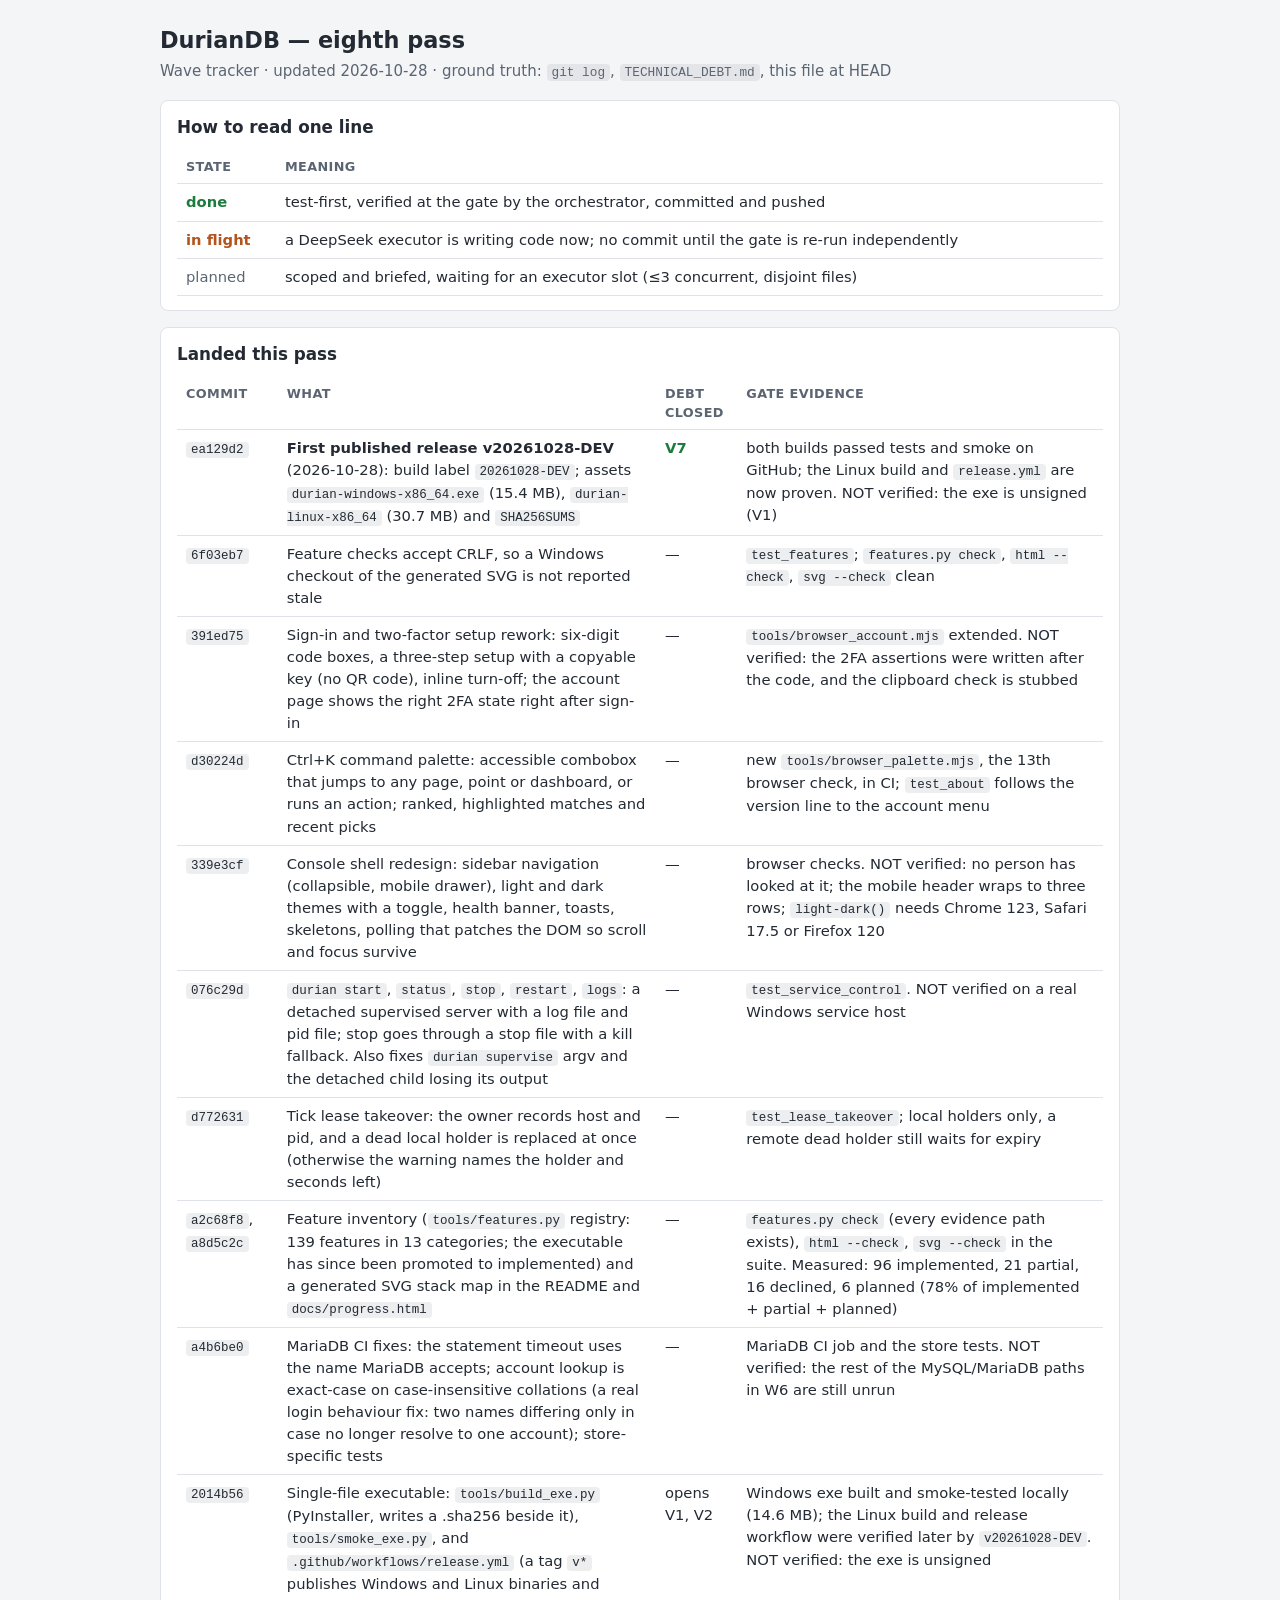
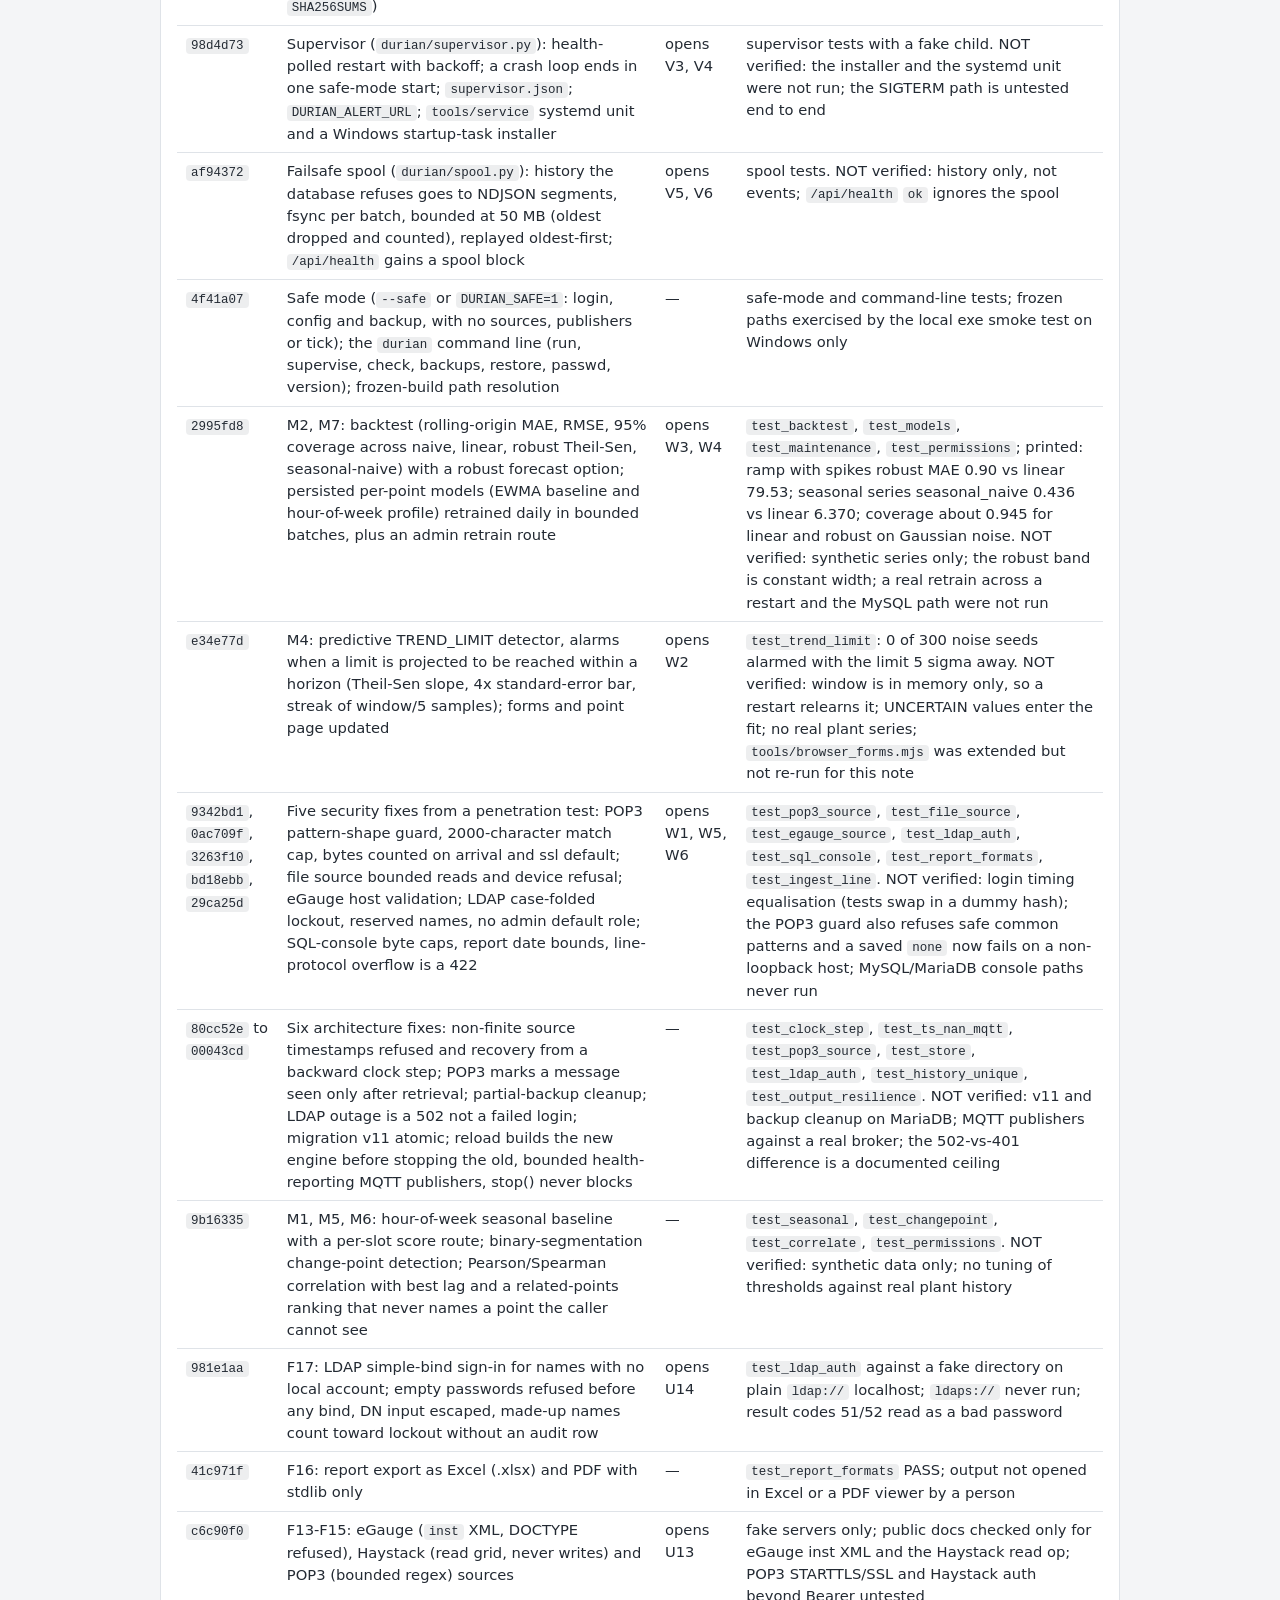
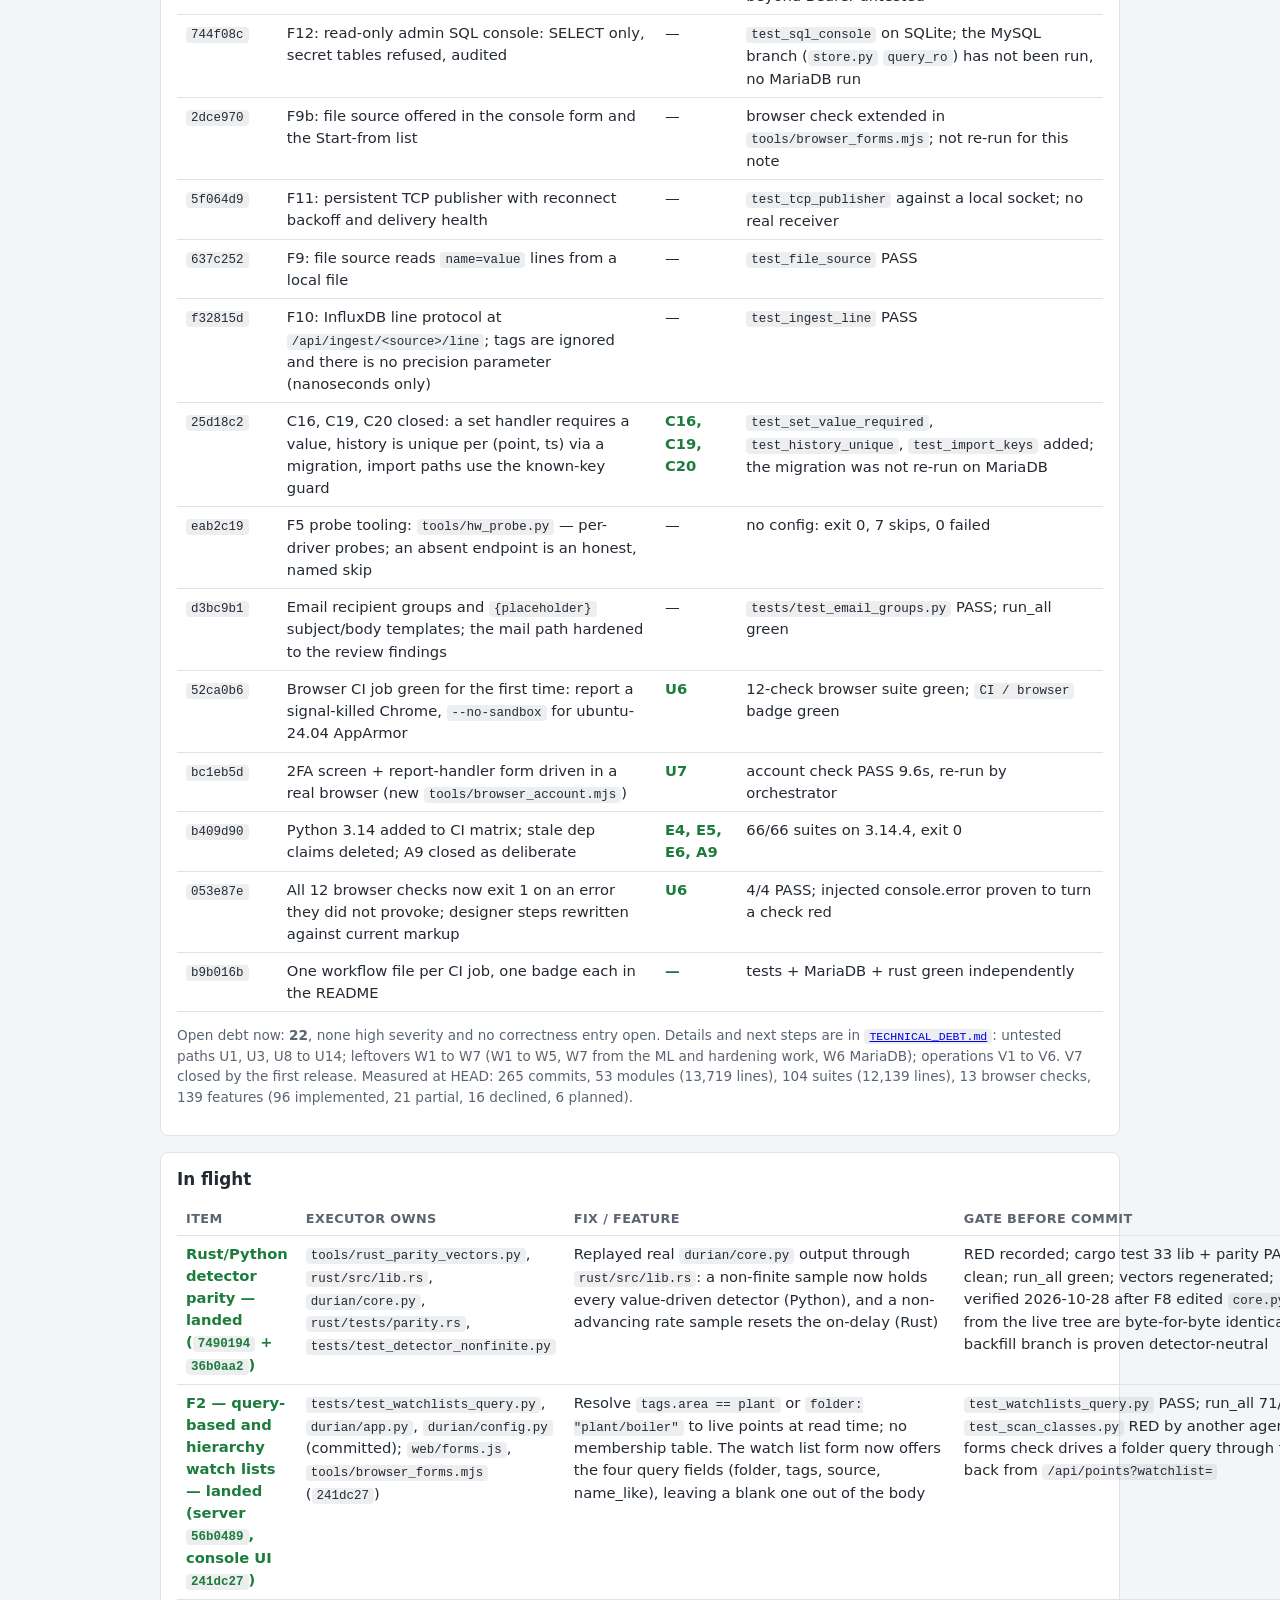
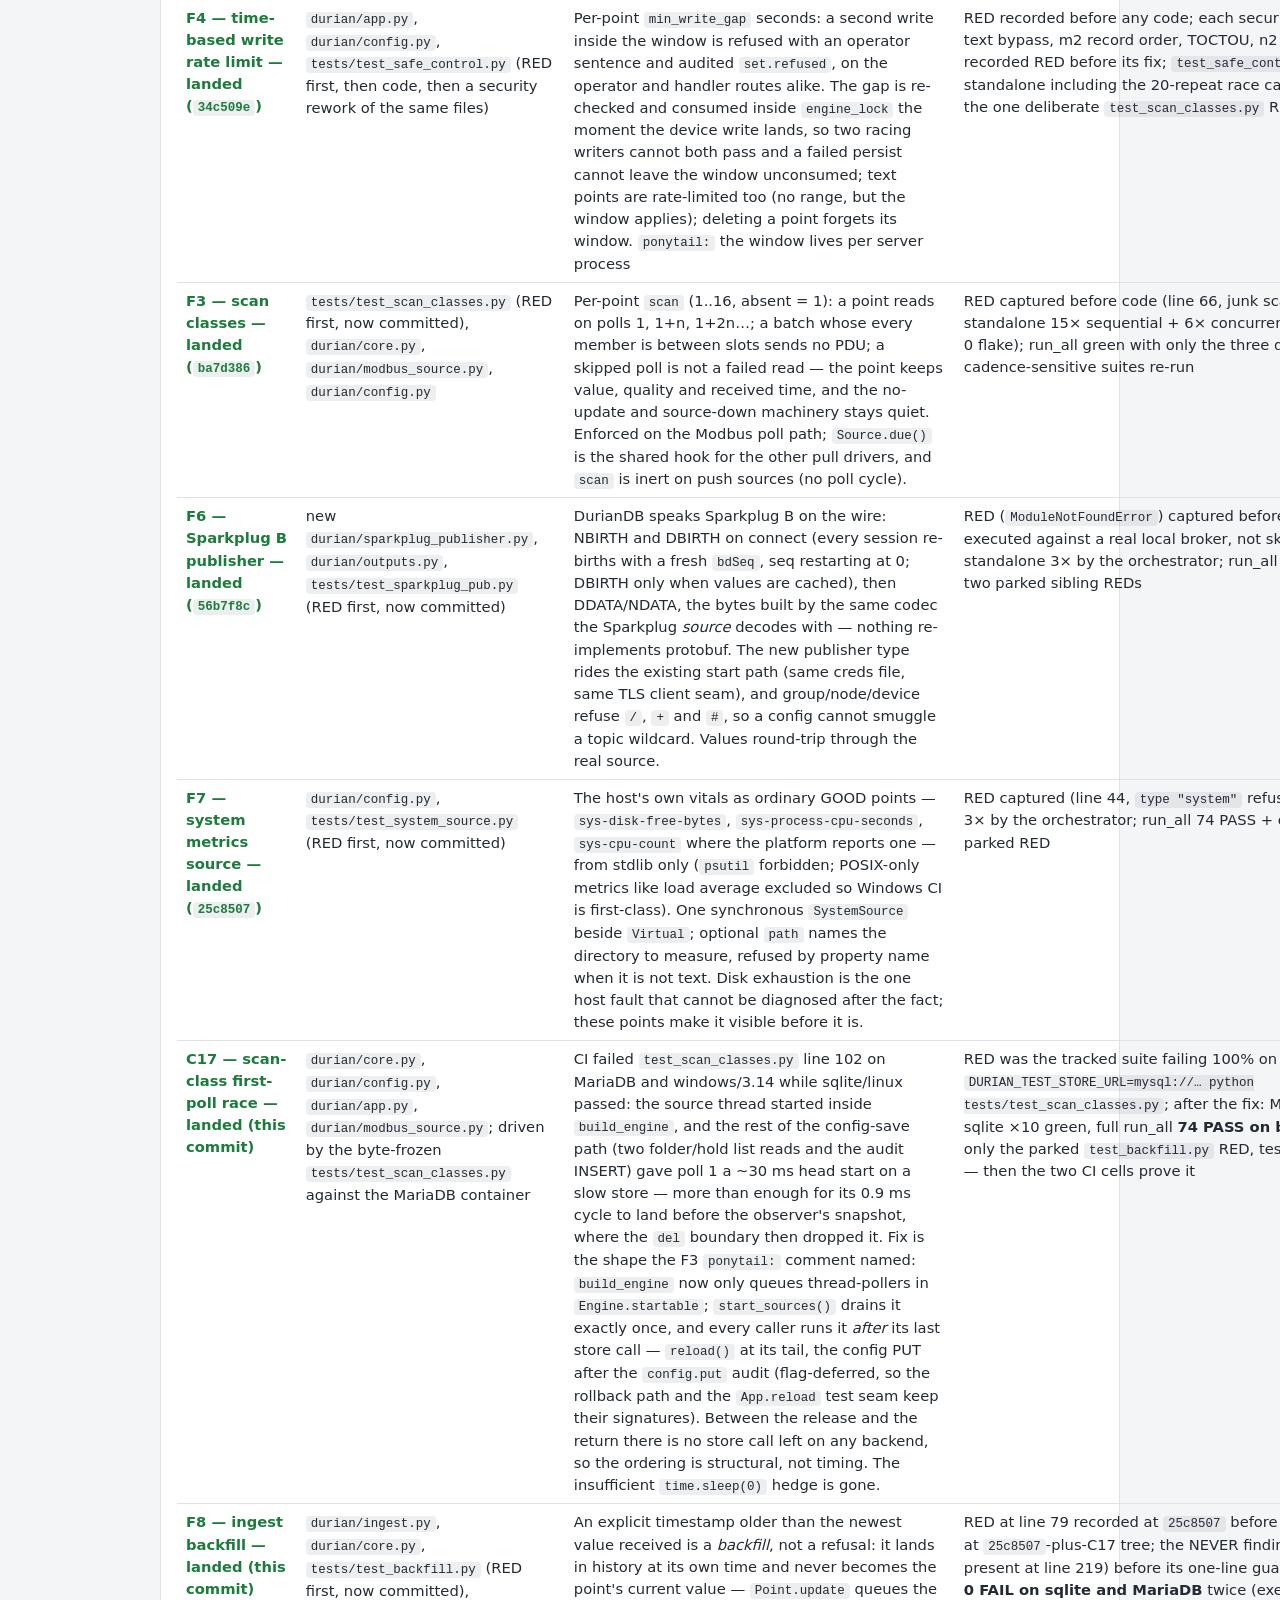
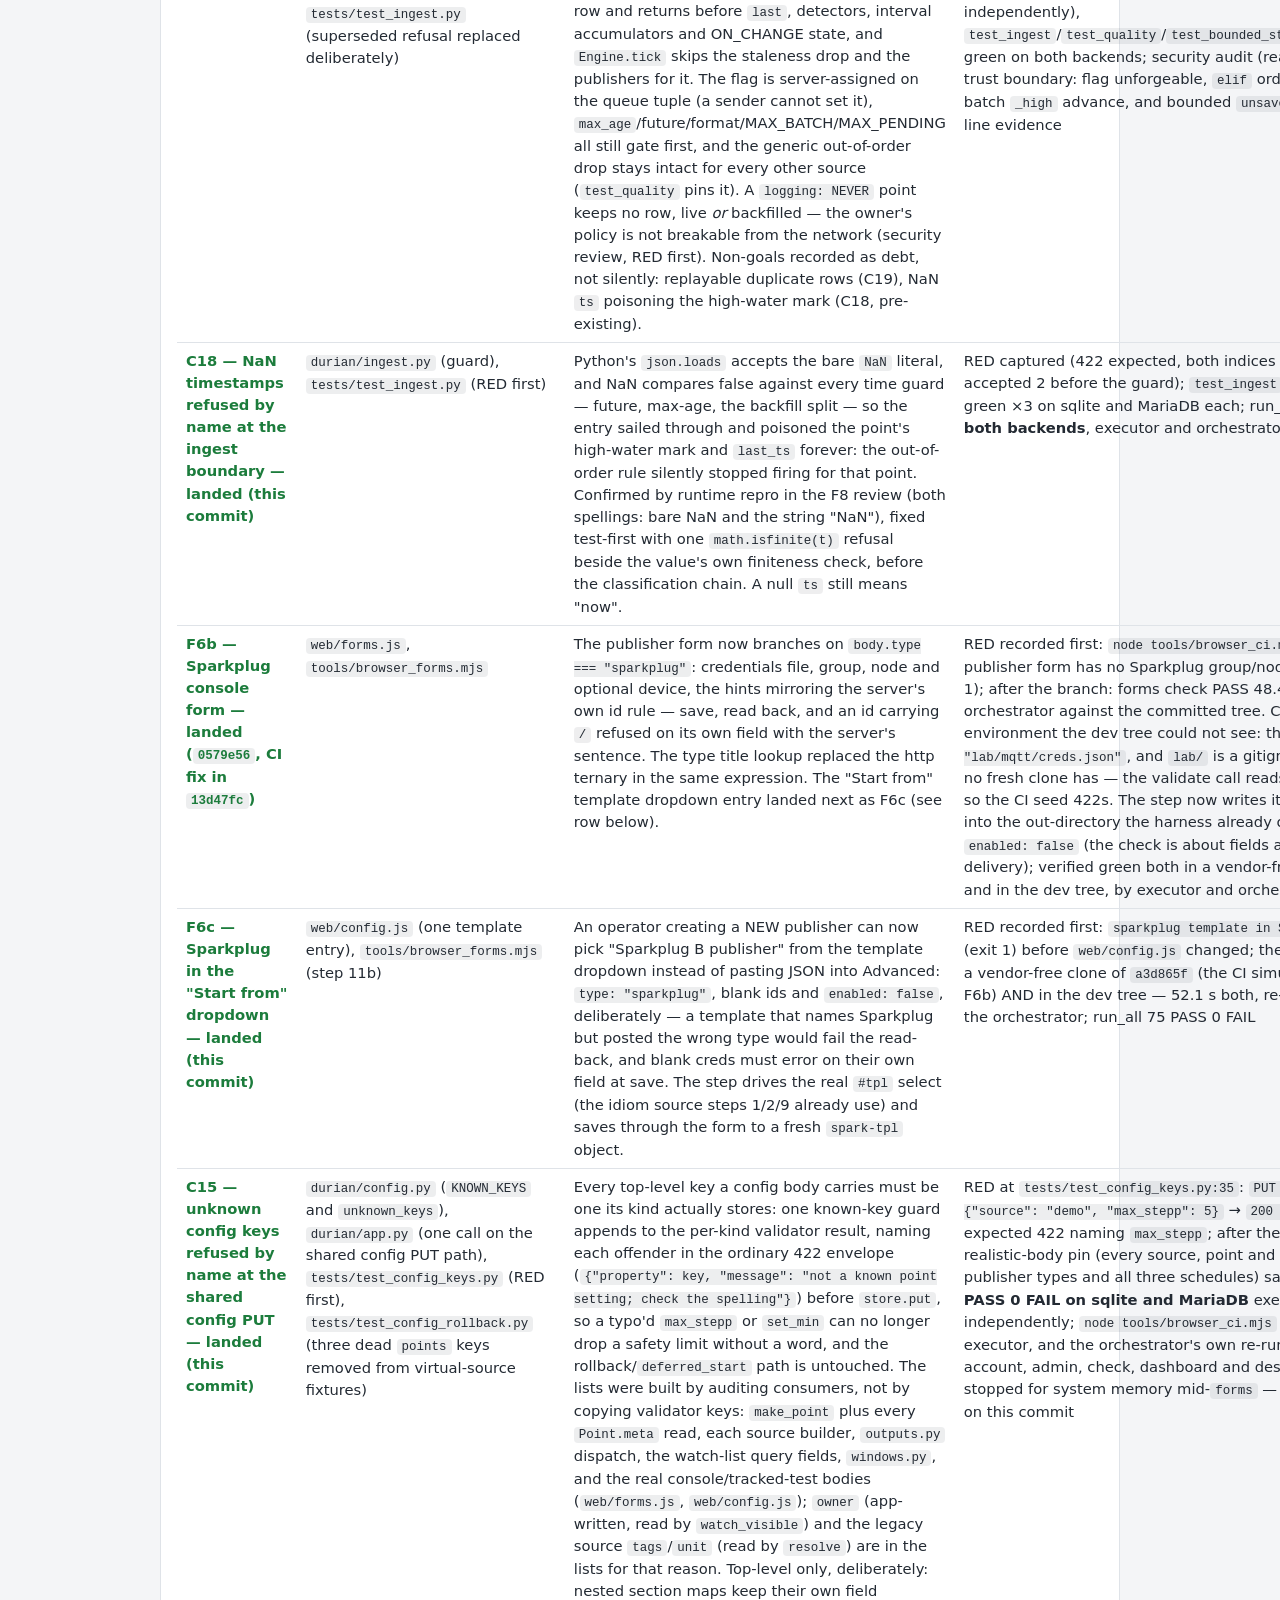
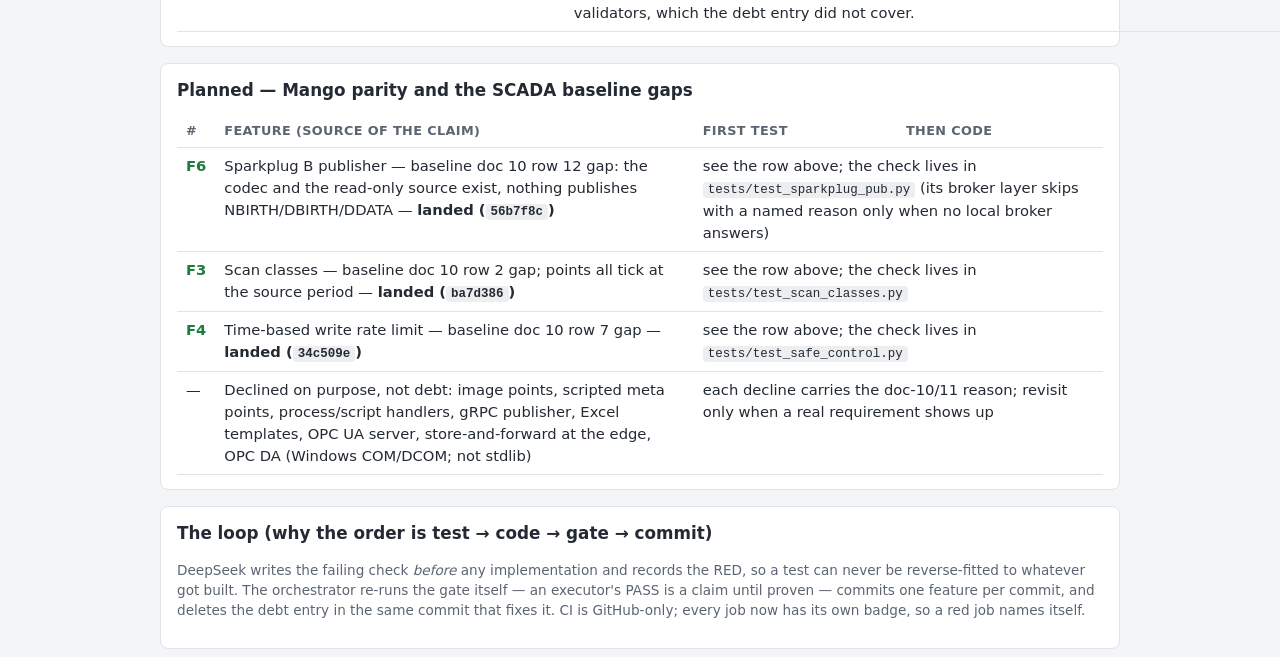
<file: PROGRESS.html>
<!doctype html>
<!-- DurianDB progress tracker — static, committed with every wave; opened locally or on GitHub. -->
<html lang="en">
<head>
<meta charset="utf-8">
<meta name="viewport" content="width=device-width, initial-scale=1">
<title>DurianDB — progress</title>
<style>
  :root{--bg:#f4f5f7;--card:#fff;--ink:#232a33;--mut:#5b6572;--line:#dfe3e8;--ok:#1c7c3c;--run:#b3541e;--wait:#5b6572;--bad:#b3261e;--accent:#8a4b12}
  @media (prefers-color-scheme:dark){:root{--bg:#191d23;--card:#22272e;--ink:#d7dde5;--mut:#9aa5b1;--line:#343a43;--ok:#5ddc8a;--run:#f0a464;--wait:#9aa5b1;--bad:#f28b82}}
  body{margin:0;background:var(--bg);color:var(--ink);font:15px/1.5 system-ui,sans-serif;padding:24px 16px}
  main{max-width:960px;margin:0 auto}
  h1{font-size:1.4rem;margin:0 0 2px}
  .sub{color:var(--mut);margin:0 0 18px}
  section{background:var(--card);border:1px solid var(--line);border-radius:8px;padding:14px 16px;margin:0 0 16px}
  h2{font-size:1.05rem;margin:0 0 10px}
  table{border-collapse:collapse;width:100%;font-size:.92rem}
  th,td{padding:7px 9px;border-bottom:1px solid var(--line);text-align:left;vertical-align:top}
  th{color:var(--mut);font-weight:600;font-size:.8rem;text-transform:uppercase;letter-spacing:.03em}
  .ok{color:var(--ok);font-weight:600}.run{color:var(--run);font-weight:600}.wait{color:var(--wait)}.bad{color:var(--bad);font-weight:600}
  code{background:color-mix(in srgb,var(--ink) 8%,transparent);padding:1px 5px;border-radius:4px;font-size:.85em}
  .foot{color:var(--mut);font-size:.85rem}
</style>
</head>
<body><main>
<h1>DurianDB — eighth pass</h1>
<p class="sub">Wave tracker · updated 2026-10-28 · ground truth: <code>git log</code>, <code>TECHNICAL_DEBT.md</code>, this file at HEAD</p>

<section><h2>How to read one line</h2>
<table>
<tr><th>State</th><th>Meaning</th></tr>
<tr><td class="ok">done</td><td>test-first, verified at the gate by the orchestrator, committed and pushed</td></tr>
<tr><td class="run">in flight</td><td>a DeepSeek executor is writing code now; no commit until the gate is re-run independently</td></tr>
<tr><td class="wait">planned</td><td>scoped and briefed, waiting for an executor slot (≤3 concurrent, disjoint files)</td></tr>
</table></section>

<section><h2>Landed this pass</h2>
<table>
<tr><th>Commit</th><th>What</th><th>Debt closed</th><th>Gate evidence</th></tr>
<tr><td><code>ea129d2</code></td><td><strong>First published release v20261028-DEV</strong> (2026-10-28): build label <code>20261028-DEV</code>; assets <code>durian-windows-x86_64.exe</code> (15.4 MB), <code>durian-linux-x86_64</code> (30.7 MB) and <code>SHA256SUMS</code></td><td class="ok">V7</td><td>both builds passed tests and smoke on GitHub; the Linux build and <code>release.yml</code> are now proven. NOT verified: the exe is unsigned (V1)</td></tr>
<tr><td><code>6f03eb7</code></td><td>Feature checks accept CRLF, so a Windows checkout of the generated SVG is not reported stale</td><td>—</td><td><code>test_features</code>; <code>features.py check</code>, <code>html --check</code>, <code>svg --check</code> clean</td></tr>
<tr><td><code>391ed75</code></td><td>Sign-in and two-factor setup rework: six-digit code boxes, a three-step setup with a copyable key (no QR code), inline turn-off; the account page shows the right 2FA state right after sign-in</td><td>—</td><td><code>tools/browser_account.mjs</code> extended. NOT verified: the 2FA assertions were written after the code, and the clipboard check is stubbed</td></tr>
<tr><td><code>d30224d</code></td><td>Ctrl+K command palette: accessible combobox that jumps to any page, point or dashboard, or runs an action; ranked, highlighted matches and recent picks</td><td>—</td><td>new <code>tools/browser_palette.mjs</code>, the 13th browser check, in CI; <code>test_about</code> follows the version line to the account menu</td></tr>
<tr><td><code>339e3cf</code></td><td>Console shell redesign: sidebar navigation (collapsible, mobile drawer), light and dark themes with a toggle, health banner, toasts, skeletons, polling that patches the DOM so scroll and focus survive</td><td>—</td><td>browser checks. NOT verified: no person has looked at it; the mobile header wraps to three rows; <code>light-dark()</code> needs Chrome 123, Safari 17.5 or Firefox 120</td></tr>
<tr><td><code>076c29d</code></td><td><code>durian start</code>, <code>status</code>, <code>stop</code>, <code>restart</code>, <code>logs</code>: a detached supervised server with a log file and pid file; stop goes through a stop file with a kill fallback. Also fixes <code>durian supervise</code> argv and the detached child losing its output</td><td>—</td><td><code>test_service_control</code>. NOT verified on a real Windows service host</td></tr>
<tr><td><code>d772631</code></td><td>Tick lease takeover: the owner records host and pid, and a dead local holder is replaced at once (otherwise the warning names the holder and seconds left)</td><td>—</td><td><code>test_lease_takeover</code>; local holders only, a remote dead holder still waits for expiry</td></tr>
<tr><td><code>a2c68f8</code>, <code>a8d5c2c</code></td><td>Feature inventory (<code>tools/features.py</code> registry: 139 features in 13 categories; the executable has since been promoted to implemented) and a generated SVG stack map in the README and <code>docs/progress.html</code></td><td>—</td><td><code>features.py check</code> (every evidence path exists), <code>html --check</code>, <code>svg --check</code> in the suite. Measured: 96 implemented, 21 partial, 16 declined, 6 planned (78% of implemented + partial + planned)</td></tr>
<tr><td><code>a4b6be0</code></td><td>MariaDB CI fixes: the statement timeout uses the name MariaDB accepts; account lookup is exact-case on case-insensitive collations (a real login behaviour fix: two names differing only in case no longer resolve to one account); store-specific tests</td><td>—</td><td>MariaDB CI job and the store tests. NOT verified: the rest of the MySQL/MariaDB paths in W6 are still unrun</td></tr>
<tr><td><code>2014b56</code></td><td>Single-file executable: <code>tools/build_exe.py</code> (PyInstaller, writes a .sha256 beside it), <code>tools/smoke_exe.py</code>, and <code>.github/workflows/release.yml</code> (a tag <code>v*</code> publishes Windows and Linux binaries and <code>SHA256SUMS</code>)</td><td>opens V1, V2</td><td>Windows exe built and smoke-tested locally (14.6 MB); the Linux build and release workflow were verified later by <code>v20261028-DEV</code>. NOT verified: the exe is unsigned</td></tr>
<tr><td><code>98d4d73</code></td><td>Supervisor (<code>durian/supervisor.py</code>): health-polled restart with backoff; a crash loop ends in one safe-mode start; <code>supervisor.json</code>; <code>DURIAN_ALERT_URL</code>; <code>tools/service</code> systemd unit and a Windows startup-task installer</td><td>opens V3, V4</td><td>supervisor tests with a fake child. NOT verified: the installer and the systemd unit were not run; the SIGTERM path is untested end to end</td></tr>
<tr><td><code>af94372</code></td><td>Failsafe spool (<code>durian/spool.py</code>): history the database refuses goes to NDJSON segments, fsync per batch, bounded at 50 MB (oldest dropped and counted), replayed oldest-first; <code>/api/health</code> gains a spool block</td><td>opens V5, V6</td><td>spool tests. NOT verified: history only, not events; <code>/api/health</code> <code>ok</code> ignores the spool</td></tr>
<tr><td><code>4f41a07</code></td><td>Safe mode (<code>--safe</code> or <code>DURIAN_SAFE=1</code>: login, config and backup, with no sources, publishers or tick); the <code>durian</code> command line (run, supervise, check, backups, restore, passwd, version); frozen-build path resolution</td><td>—</td><td>safe-mode and command-line tests; frozen paths exercised by the local exe smoke test on Windows only</td></tr>
<tr><td><code>2995fd8</code></td><td>M2, M7: backtest (rolling-origin MAE, RMSE, 95% coverage across naive, linear, robust Theil-Sen, seasonal-naive) with a robust forecast option; persisted per-point models (EWMA baseline and hour-of-week profile) retrained daily in bounded batches, plus an admin retrain route</td><td>opens W3, W4</td><td><code>test_backtest</code>, <code>test_models</code>, <code>test_maintenance</code>, <code>test_permissions</code>; printed: ramp with spikes robust MAE 0.90 vs linear 79.53; seasonal series seasonal_naive 0.436 vs linear 6.370; coverage about 0.945 for linear and robust on Gaussian noise. NOT verified: synthetic series only; the robust band is constant width; a real retrain across a restart and the MySQL path were not run</td></tr>
<tr><td><code>e34e77d</code></td><td>M4: predictive TREND_LIMIT detector, alarms when a limit is projected to be reached within a horizon (Theil-Sen slope, 4x standard-error bar, streak of window/5 samples); forms and point page updated</td><td>opens W2</td><td><code>test_trend_limit</code>: 0 of 300 noise seeds alarmed with the limit 5 sigma away. NOT verified: window is in memory only, so a restart relearns it; UNCERTAIN values enter the fit; no real plant series; <code>tools/browser_forms.mjs</code> was extended but not re-run for this note</td></tr>
<tr><td><code>9342bd1</code>, <code>0ac709f</code>, <code>3263f10</code>, <code>bd18ebb</code>, <code>29ca25d</code></td><td>Five security fixes from a penetration test: POP3 pattern-shape guard, 2000-character match cap, bytes counted on arrival and ssl default; file source bounded reads and device refusal; eGauge host validation; LDAP case-folded lockout, reserved names, no admin default role; SQL-console byte caps, report date bounds, line-protocol overflow is a 422</td><td>opens W1, W5, W6</td><td><code>test_pop3_source</code>, <code>test_file_source</code>, <code>test_egauge_source</code>, <code>test_ldap_auth</code>, <code>test_sql_console</code>, <code>test_report_formats</code>, <code>test_ingest_line</code>. NOT verified: login timing equalisation (tests swap in a dummy hash); the POP3 guard also refuses safe common patterns and a saved <code>none</code> now fails on a non-loopback host; MySQL/MariaDB console paths never run</td></tr>
<tr><td><code>80cc52e</code> to <code>00043cd</code></td><td>Six architecture fixes: non-finite source timestamps refused and recovery from a backward clock step; POP3 marks a message seen only after retrieval; partial-backup cleanup; LDAP outage is a 502 not a failed login; migration v11 atomic; reload builds the new engine before stopping the old, bounded health-reporting MQTT publishers, stop() never blocks</td><td>—</td><td><code>test_clock_step</code>, <code>test_ts_nan_mqtt</code>, <code>test_pop3_source</code>, <code>test_store</code>, <code>test_ldap_auth</code>, <code>test_history_unique</code>, <code>test_output_resilience</code>. NOT verified: v11 and backup cleanup on MariaDB; MQTT publishers against a real broker; the 502-vs-401 difference is a documented ceiling</td></tr>
<tr><td><code>9b16335</code></td><td>M1, M5, M6: hour-of-week seasonal baseline with a per-slot score route; binary-segmentation change-point detection; Pearson/Spearman correlation with best lag and a related-points ranking that never names a point the caller cannot see</td><td>—</td><td><code>test_seasonal</code>, <code>test_changepoint</code>, <code>test_correlate</code>, <code>test_permissions</code>. NOT verified: synthetic data only; no tuning of thresholds against real plant history</td></tr>
<tr><td><code>981e1aa</code></td><td>F17: LDAP simple-bind sign-in for names with no local account; empty passwords refused before any bind, DN input escaped, made-up names count toward lockout without an audit row</td><td>opens U14</td><td><code>test_ldap_auth</code> against a fake directory on plain <code>ldap://</code> localhost; <code>ldaps://</code> never run; result codes 51/52 read as a bad password</td></tr>
<tr><td><code>41c971f</code></td><td>F16: report export as Excel (.xlsx) and PDF with stdlib only</td><td>—</td><td><code>test_report_formats</code> PASS; output not opened in Excel or a PDF viewer by a person</td></tr>
<tr><td><code>c6c90f0</code></td><td>F13-F15: eGauge (<code>inst</code> XML, DOCTYPE refused), Haystack (read grid, never writes) and POP3 (bounded regex) sources</td><td>opens U13</td><td>fake servers only; public docs checked only for eGauge inst XML and the Haystack read op; POP3 STARTTLS/SSL and Haystack auth beyond Bearer untested</td></tr>
<tr><td><code>744f08c</code></td><td>F12: read-only admin SQL console: SELECT only, secret tables refused, audited</td><td>—</td><td><code>test_sql_console</code> on SQLite; the MySQL branch (<code>store.py</code> <code>query_ro</code>) has not been run, no MariaDB run</td></tr>
<tr><td><code>2dce970</code></td><td>F9b: file source offered in the console form and the Start-from list</td><td>—</td><td>browser check extended in <code>tools/browser_forms.mjs</code>; not re-run for this note</td></tr>
<tr><td><code>5f064d9</code></td><td>F11: persistent TCP publisher with reconnect backoff and delivery health</td><td>—</td><td><code>test_tcp_publisher</code> against a local socket; no real receiver</td></tr>
<tr><td><code>637c252</code></td><td>F9: file source reads <code>name=value</code> lines from a local file</td><td>—</td><td><code>test_file_source</code> PASS</td></tr>
<tr><td><code>f32815d</code></td><td>F10: InfluxDB line protocol at <code>/api/ingest/&lt;source&gt;/line</code>; tags are ignored and there is no precision parameter (nanoseconds only)</td><td>—</td><td><code>test_ingest_line</code> PASS</td></tr>
<tr><td><code>25d18c2</code></td><td>C16, C19, C20 closed: a set handler requires a value, history is unique per (point, ts) via a migration, import paths use the known-key guard</td><td><span class="ok">C16, C19, C20</span></td><td><code>test_set_value_required</code>, <code>test_history_unique</code>, <code>test_import_keys</code> added; the migration was not re-run on MariaDB</td></tr>
<tr><td><code>eab2c19</code></td><td>F5 probe tooling: <code>tools/hw_probe.py</code> — per-driver probes; an absent endpoint is an honest, named skip</td><td>—</td><td>no config: exit 0, 7 skips, 0 failed</td></tr>
<tr><td><code>d3bc9b1</code></td><td>Email recipient groups and <code>{placeholder}</code> subject/body templates; the mail path hardened to the review findings</td><td>—</td><td><code>tests/test_email_groups.py</code> PASS; run_all green</td></tr>
<tr><td><code>52ca0b6</code></td><td>Browser CI job green for the first time: report a signal-killed Chrome, <code>--no-sandbox</code> for ubuntu-24.04 AppArmor</td><td class="ok">U6</td><td>12-check browser suite green; <code>CI / browser</code> badge green</td></tr>
<tr><td><code>bc1eb5d</code></td><td>2FA screen + report-handler form driven in a real browser (new <code>tools/browser_account.mjs</code>)</td><td class="ok">U7</td><td>account check PASS 9.6s, re-run by orchestrator</td></tr>
<tr><td><code>b409d90</code></td><td>Python 3.14 added to CI matrix; stale dep claims deleted; A9 closed as deliberate</td><td class="ok">E4, E5, E6, A9</td><td>66/66 suites on 3.14.4, exit 0</td></tr>
<tr><td><code>053e87e</code></td><td>All 12 browser checks now exit 1 on an error they did not provoke; designer steps rewritten against current markup</td><td class="ok">U6</td><td>4/4 PASS; injected console.error proven to turn a check red</td></tr>
<tr><td><code>b9b016b</code></td><td>One workflow file per CI job, one badge each in the README</td><td class="ok">—</td><td>tests + MariaDB + rust green independently</td></tr>
</table>
<p class="foot">Open debt now: <strong>22</strong>, none high severity and no correctness entry open. Details and next steps are in <a href="TECHNICAL_DEBT.md"><code>TECHNICAL_DEBT.md</code></a>: untested paths U1, U3, U8 to U14; leftovers W1 to W7 (W1 to W5, W7 from the ML and hardening work, W6 MariaDB); operations V1 to V6. V7 closed by the first release. Measured at HEAD: 265 commits, 53 modules (13,719 lines), 104 suites (12,139 lines), 13 browser checks, 139 features (96 implemented, 21 partial, 16 declined, 6 planned).</p></section>

<section><h2>In flight</h2>
<table>
<tr><th>Item</th><th>Executor owns</th><th>Fix / feature</th><th>Gate before commit</th></tr>
<tr><td class="ok">Rust/Python detector parity — landed (<code>7490194</code> + <code>36b0aa2</code>)</td><td><code>tools/rust_parity_vectors.py</code>, <code>rust/src/lib.rs</code>, <code>durian/core.py</code>, <code>rust/tests/parity.rs</code>, <code>tests/test_detector_nonfinite.py</code></td><td>Replayed real <code>durian/core.py</code> output through <code>rust/src/lib.rs</code>: a non-finite sample now holds every value-driven detector (Python), and a non-advancing rate sample resets the on-delay (Rust)</td><td>RED recorded; cargo test 33 lib + parity PASS; clippy <code>-D warnings</code> clean; run_all green; vectors regenerated; hw_probe 0/7/0. Re-verified 2026-10-28 after F8 edited <code>core.py</code>: vectors regenerated from the live tree are byte-for-byte identical (14/14), so the backfill branch is proven detector-neutral</td></tr>
<tr><td class="ok">F2 — query-based and hierarchy watch lists — landed (server <code>56b0489</code>, console UI <code>241dc27</code>)</td><td><code>tests/test_watchlists_query.py</code>, <code>durian/app.py</code>, <code>durian/config.py</code> (committed); <code>web/forms.js</code>, <code>tools/browser_forms.mjs</code> (<code>241dc27</code>)</td><td>Resolve <code>tags.area == plant</code> or <code>folder: "plant/boiler"</code> to live points at read time; no membership table. The watch list form now offers the four query fields (folder, tags, source, name_like), leaving a blank one out of the body</td><td><code>test_watchlists_query.py</code> PASS; run_all 71/72 (only <code>test_scan_classes.py</code> RED by another agent); browser 12/12, the forms check drives a folder query through the form and reads it back from <code>/api/points?watchlist=</code></td></tr>
<tr><td class="ok">F4 — time-based write rate limit — landed (<code>34c509e</code>)</td><td><code>durian/app.py</code>, <code>durian/config.py</code>, <code>tests/test_safe_control.py</code> (RED first, then code, then a security rework of the same files)</td><td>Per-point <code>min_write_gap</code> seconds: a second write inside the window is refused with an operator sentence and audited <code>set.refused</code>, on the operator and handler routes alike. The gap is re-checked and consumed inside <code>engine_lock</code> the moment the device write lands, so two racing writers cannot both pass and a failed persist cannot leave the window unconsumed; text points are rate-limited too (no range, but the window applies); deleting a point forgets its window. <code>ponytail:</code> the window lives per server process</td><td>RED recorded before any code; each security-review finding (M1 text bypass, m2 record order, TOCTOU, n2 stale entry) re-recorded RED before its fix; <code>test_safe_control.py</code> green standalone including the 20-repeat race case; run_all 71 PASS + the one deliberate <code>test_scan_classes.py</code> RED</td></tr>
<tr><td class="ok">F3 — scan classes — landed (<code>ba7d386</code>)</td><td><code>tests/test_scan_classes.py</code> (RED first, now committed), <code>durian/core.py</code>, <code>durian/modbus_source.py</code>, <code>durian/config.py</code></td><td>Per-point <code>scan</code> (1..16, absent = 1): a point reads on polls 1, 1+n, 1+2n…; a batch whose every member is between slots sends no PDU; a skipped poll is not a failed read — the point keeps value, quality and received time, and the no-update and source-down machinery stays quiet. Enforced on the Modbus poll path; <code>Source.due()</code> is the shared hook for the other pull drivers, and <code>scan</code> is inert on push sources (no poll cycle).</td><td>RED captured before code (line 66, junk scan saved); green standalone 15× sequential + 6× concurrent after (≈99 runs total, 0 flake); run_all green with only the three deliberate sibling REDs; cadence-sensitive suites re-run</td></tr>
<tr><td class="ok">F6 — Sparkplug B publisher — landed (<code>56b7f8c</code>)</td><td>new <code>durian/sparkplug_publisher.py</code>, <code>durian/outputs.py</code>, <code>tests/test_sparkplug_pub.py</code> (RED first, now committed)</td><td>DurianDB speaks Sparkplug B on the wire: NBIRTH and DBIRTH on connect (every session re-births with a fresh <code>bdSeq</code>, seq restarting at 0; DBIRTH only when values are cached), then DDATA/NDATA, the bytes built by the same codec the Sparkplug <em>source</em> decodes with — nothing re-implements protobuf. The new publisher type rides the existing start path (same creds file, same TLS client seam), and group/node/device refuse <code>/</code>, <code>+</code> and <code>#</code>, so a config cannot smuggle a topic wildcard. Values round-trip through the real source.</td><td>RED (<code>ModuleNotFoundError</code>) captured before code; the broker layer executed against a real local broker, not skipped; green standalone 3× by the orchestrator; run_all 73 PASS + only the two parked sibling REDs</td></tr>
<tr><td class="ok">F7 — system metrics source — landed (<code>25c8507</code>)</td><td><code>durian/config.py</code>, <code>tests/test_system_source.py</code> (RED first, now committed)</td><td>The host's own vitals as ordinary GOOD points — <code>sys-disk-free-bytes</code>, <code>sys-process-cpu-seconds</code>, <code>sys-cpu-count</code> where the platform reports one — from stdlib only (<code>psutil</code> forbidden; POSIX-only metrics like load average excluded so Windows CI is first-class). One synchronous <code>SystemSource</code> beside <code>Virtual</code>; optional <code>path</code> names the directory to measure, refused by property name when it is not text. Disk exhaustion is the one host fault that cannot be diagnosed after the fact; these points make it visible before it is.</td><td>RED captured (line 44, <code>type "system"</code> refused); green standalone 3× by the orchestrator; run_all 74 PASS + only <code>test_backfill.py</code> parked RED</td></tr>
<tr><td class="ok">C17 — scan-class first-poll race — landed (this commit)</td><td><code>durian/core.py</code>, <code>durian/config.py</code>, <code>durian/app.py</code>, <code>durian/modbus_source.py</code>; driven by the byte-frozen <code>tests/test_scan_classes.py</code> against the MariaDB container</td><td>CI failed <code>test_scan_classes.py</code> line 102 on MariaDB and windows/3.14 while sqlite/linux passed: the source thread started inside <code>build_engine</code>, and the rest of the config-save path (two folder/hold list reads and the audit INSERT) gave poll 1 a ~30 ms head start on a slow store — more than enough for its 0.9 ms cycle to land before the observer's snapshot, where the <code>del</code> boundary then dropped it. Fix is the shape the F3 <code>ponytail:</code> comment named: <code>build_engine</code> now only queues thread-pollers in <code>Engine.startable</code>; <code>start_sources()</code> drains it exactly once, and every caller runs it <em>after</em> its last store call — <code>reload()</code> at its tail, the config PUT after the <code>config.put</code> audit (flag-deferred, so the rollback path and the <code>App.reload</code> test seam keep their signatures). Between the release and the return there is no store call left on any backend, so the ordering is structural, not timing. The insufficient <code>time.sleep(0)</code> hedge is gone.</td><td>RED was the tracked suite failing 100% on <code>DURIAN_TEST_STORE_URL=mysql://… python tests/test_scan_classes.py</code>; after the fix: MariaDB ×10 green, sqlite ×10 green, full run_all <strong>74 PASS on both backends</strong> with only the parked <code>test_backfill.py</code> RED, test file byte-untouched — then the two CI cells prove it</td></tr>
<tr><td class="ok">F8 — ingest backfill — landed (this commit)</td><td><code>durian/ingest.py</code>, <code>durian/core.py</code>, <code>tests/test_backfill.py</code> (RED first, now committed), <code>tests/test_ingest.py</code> (superseded refusal replaced deliberately)</td><td>An explicit timestamp older than the newest value received is a <em>backfill</em>, not a refusal: it lands in history at its own time and never becomes the point's current value — <code>Point.update</code> queues the row and returns before <code>last</code>, detectors, interval accumulators and ON_CHANGE state, and <code>Engine.tick</code> skips the staleness drop and the publishers for it. The flag is server-assigned on the queue tuple (a sender cannot set it), <code>max_age</code>/future/format/MAX_BATCH/MAX_PENDING all still gate first, and the generic out-of-order drop stays intact for every other source (<code>test_quality</code> pins it). A <code>logging: NEVER</code> point keeps no row, live <em>or</em> backfilled — the owner's policy is not breakable from the network (security review, RED first). Non-goals recorded as debt, not silently: replayable duplicate rows (C19), NaN <code>ts</code> poisoning the high-water mark (C18, pre-existing).</td><td>RED at line 79 recorded at <code>25c8507</code> before any code, re-confirmed at <code>25c8507</code>-plus-C17 tree; the NEVER finding recorded RED (row present at line 219) before its one-line guard; full run_all <strong>75 PASS 0 FAIL on sqlite and MariaDB</strong> twice (executor and orchestrator, independently), <code>test_ingest</code>/<code>test_quality</code>/<code>test_bounded_state</code>/<code>test_scan_classes</code> green on both backends; security audit (read-only) confirmed the trust boundary: flag unforgeable, <code>elif</code> order, GET form, mixed-batch <code>_high</code> advance, and bounded <code>unsaved</code> all ruled out with line evidence</td></tr>
<tr><td class="ok">C18 — NaN timestamps refused by name at the ingest boundary — landed (this commit)</td><td><code>durian/ingest.py</code> (guard), <code>tests/test_ingest.py</code> (RED first)</td><td>Python's <code>json.loads</code> accepts the bare <code>NaN</code> literal, and NaN compares false against every time guard — future, max-age, the backfill split — so the entry sailed through and poisoned the point's high-water mark and <code>last_ts</code> forever: the out-of-order rule silently stopped firing for that point. Confirmed by runtime repro in the F8 review (both spellings: bare NaN and the string "NaN"), fixed test-first with one <code>math.isfinite(t)</code> refusal beside the value's own finiteness check, before the classification chain. A null <code>ts</code> still means "now".</td><td>RED captured (422 expected, both indices refused nothing: accepted 2 before the guard); <code>test_ingest</code> + <code>test_backfill</code> green ×3 on sqlite and MariaDB each; run_all <strong>75 PASS 0 FAIL on both backends</strong>, executor and orchestrator independently</td></tr>
<tr><td class="ok">F6b — Sparkplug console form — landed (<code>0579e56</code>, CI fix in <code>13d47fc</code>)</td><td><code>web/forms.js</code>, <code>tools/browser_forms.mjs</code></td><td>The publisher form now branches on <code>body.type === "sparkplug"</code>: credentials file, group, node and optional device, the hints mirroring the server's own id rule — save, read back, and an id carrying <code>/</code> refused on its own field with the server's sentence. The type title lookup replaced the http ternary in the same expression. The "Start from" template dropdown entry landed next as F6c (see row below).</td><td>RED recorded first: <code>node tools/browser_ci.mjs forms</code> → "FAIL: the publisher form has no Sparkplug group/node/device fields" (exit 1); after the branch: forms check PASS 48.4s re-run by the orchestrator against the committed tree. CI then caught an environment the dev tree could not see: the step seeded <code>creds: "lab/mqtt/creds.json"</code>, and <code>lab/</code> is a gitignored vendor directory no fresh clone has — the validate call reads the file at PUT time, so the CI seed 422s. The step now writes its own throwaway creds into the out-directory the harness already owns and seeds <code>enabled: false</code> (the check is about fields and round-trip, not delivery); verified green both in a vendor-free clone of <code>0579e56</code> and in the dev tree, by executor and orchestrator independently</td></tr>
<tr><td class="ok">F6c — Sparkplug in the "Start from" dropdown — landed (this commit)</td><td><code>web/config.js</code> (one template entry), <code>tools/browser_forms.mjs</code> (step 11b)</td><td>An operator creating a NEW publisher can now pick "Sparkplug B publisher" from the template dropdown instead of pasting JSON into Advanced: <code>type: "sparkplug"</code>, blank ids and <code>enabled: false</code>, deliberately — a template that names Sparkplug but posted the wrong type would fail the read-back, and blank creds must error on their own field at save. The step drives the real <code>#tpl</code> select (the idiom source steps 1/2/9 already use) and saves through the form to a fresh <code>spark-tpl</code> object.</td><td>RED recorded first: <code>sparkplug template in Start from: missing</code> (exit 1) before <code>web/config.js</code> changed; then forms check green in a vendor-free clone of <code>a3d865f</code> (the CI simulation that caught F6b) AND in the dev tree — 52.1 s both, re-run independently by the orchestrator; run_all 75 PASS 0 FAIL</td></tr>
<tr><td class="ok">C15 — unknown config keys refused by name at the shared config PUT — landed (this commit)</td><td><code>durian/config.py</code> (<code>KNOWN_KEYS</code> and <code>unknown_keys</code>), <code>durian/app.py</code> (one call on the shared config PUT path), <code>tests/test_config_keys.py</code> (RED first), <code>tests/test_config_rollback.py</code> (three dead <code>points</code> keys removed from virtual-source fixtures)</td><td>Every top-level key a config body carries must be one its kind actually stores: one known-key guard appends to the per-kind validator result, naming each offender in the ordinary 422 envelope (<code>{"property": key, "message": "not a known point setting; check the spelling"}</code>) before <code>store.put</code>, so a typo'd <code>max_stepp</code> or <code>set_min</code> can no longer drop a safety limit without a word, and the rollback/<code>deferred_start</code> path is untouched. The lists were built by auditing consumers, not by copying validator keys: <code>make_point</code> plus every <code>Point.meta</code> read, each source builder, <code>outputs.py</code> dispatch, the watch-list query fields, <code>windows.py</code>, and the real console/tracked-test bodies (<code>web/forms.js</code>, <code>web/config.js</code>); <code>owner</code> (app-written, read by <code>watch_visible</code>) and the legacy source <code>tags</code>/<code>unit</code> (read by <code>resolve</code>) are in the lists for that reason. Top-level only, deliberately: nested section maps keep their own field validators, which the debt entry did not cover.</td><td>RED at <code>tests/test_config_keys.py:35</code>: <code>PUT /api/config/point/typo {"source": "demo", "max_stepp": 5}</code> → <code>200 {'saved': 'typo'}</code>, expected 422 naming <code>max_stepp</code>; after the guard, the seven-kind realistic-body pin (every source, point and handler type, all three publisher types and all three schedules) saves 200. <code>run_all</code> <strong>76 PASS 0 FAIL on sqlite and MariaDB</strong> executor and orchestrator independently; <code>node tools/browser_ci.mjs</code> 12/12 PASS by the executor, and the orchestrator's own re-run was green through account, admin, check, dashboard and designer before it was stopped for system memory mid-<code>forms</code> — CI runs all 12 checks on this commit</td></tr>
</table></section>

<section><h2>Planned — Mango parity and the SCADA baseline gaps</h2>
<table>
<tr><th>#</th><th>Feature (source of the claim)</th><th>First test</th><th>Then code</th></tr>
<tr><td class="ok">F6</td><td>Sparkplug B publisher — baseline doc 10 row 12 gap: the codec and the read-only source exist, nothing publishes NBIRTH/DBIRTH/DDATA — <strong>landed (<code>56b7f8c</code>)</strong></td><td colspan="2">see the row above; the check lives in <code>tests/test_sparkplug_pub.py</code> (its broker layer skips with a named reason only when no local broker answers)</td></tr>
<tr><td class="ok">F3</td><td>Scan classes — baseline doc 10 row 2 gap; points all tick at the source period — <strong>landed (<code>ba7d386</code>)</strong></td><td colspan="2">see the row above; the check lives in <code>tests/test_scan_classes.py</code></td></tr>
<tr><td class="ok">F4</td><td>Time-based write rate limit — baseline doc 10 row 7 gap — <strong>landed (<code>34c509e</code>)</strong></td><td colspan="2">see the row above; the check lives in <code>tests/test_safe_control.py</code></td></tr>
<tr><td>—</td><td>Declined on purpose, not debt: image points, scripted meta points, process/script handlers, gRPC publisher, Excel templates, OPC UA server, store-and-forward at the edge, OPC DA (Windows COM/DCOM; not stdlib)</td><td colspan="2">each decline carries the doc-10/11 reason; revisit only when a real requirement shows up</td></tr>
</table></section>

<section><h2>The loop (why the order is test → code → gate → commit)</h2>
<p class="foot">DeepSeek writes the failing check <em>before</em> any implementation and records the RED, so a test can never be reverse-fitted to whatever got built. The orchestrator re-runs the gate itself — an executor's PASS is a claim until proven — commits one feature per commit, and deletes the debt entry in the same commit that fixes it. CI is GitHub-only; every job now has its own badge, so a red job names itself.</p></section>

<p class="foot">This file is updated at every wave boundary and lives at the repo root: <code>git show HEAD:PROGRESS.html</code> or open it directly.</p>
</main></body>
</html>
</file>
